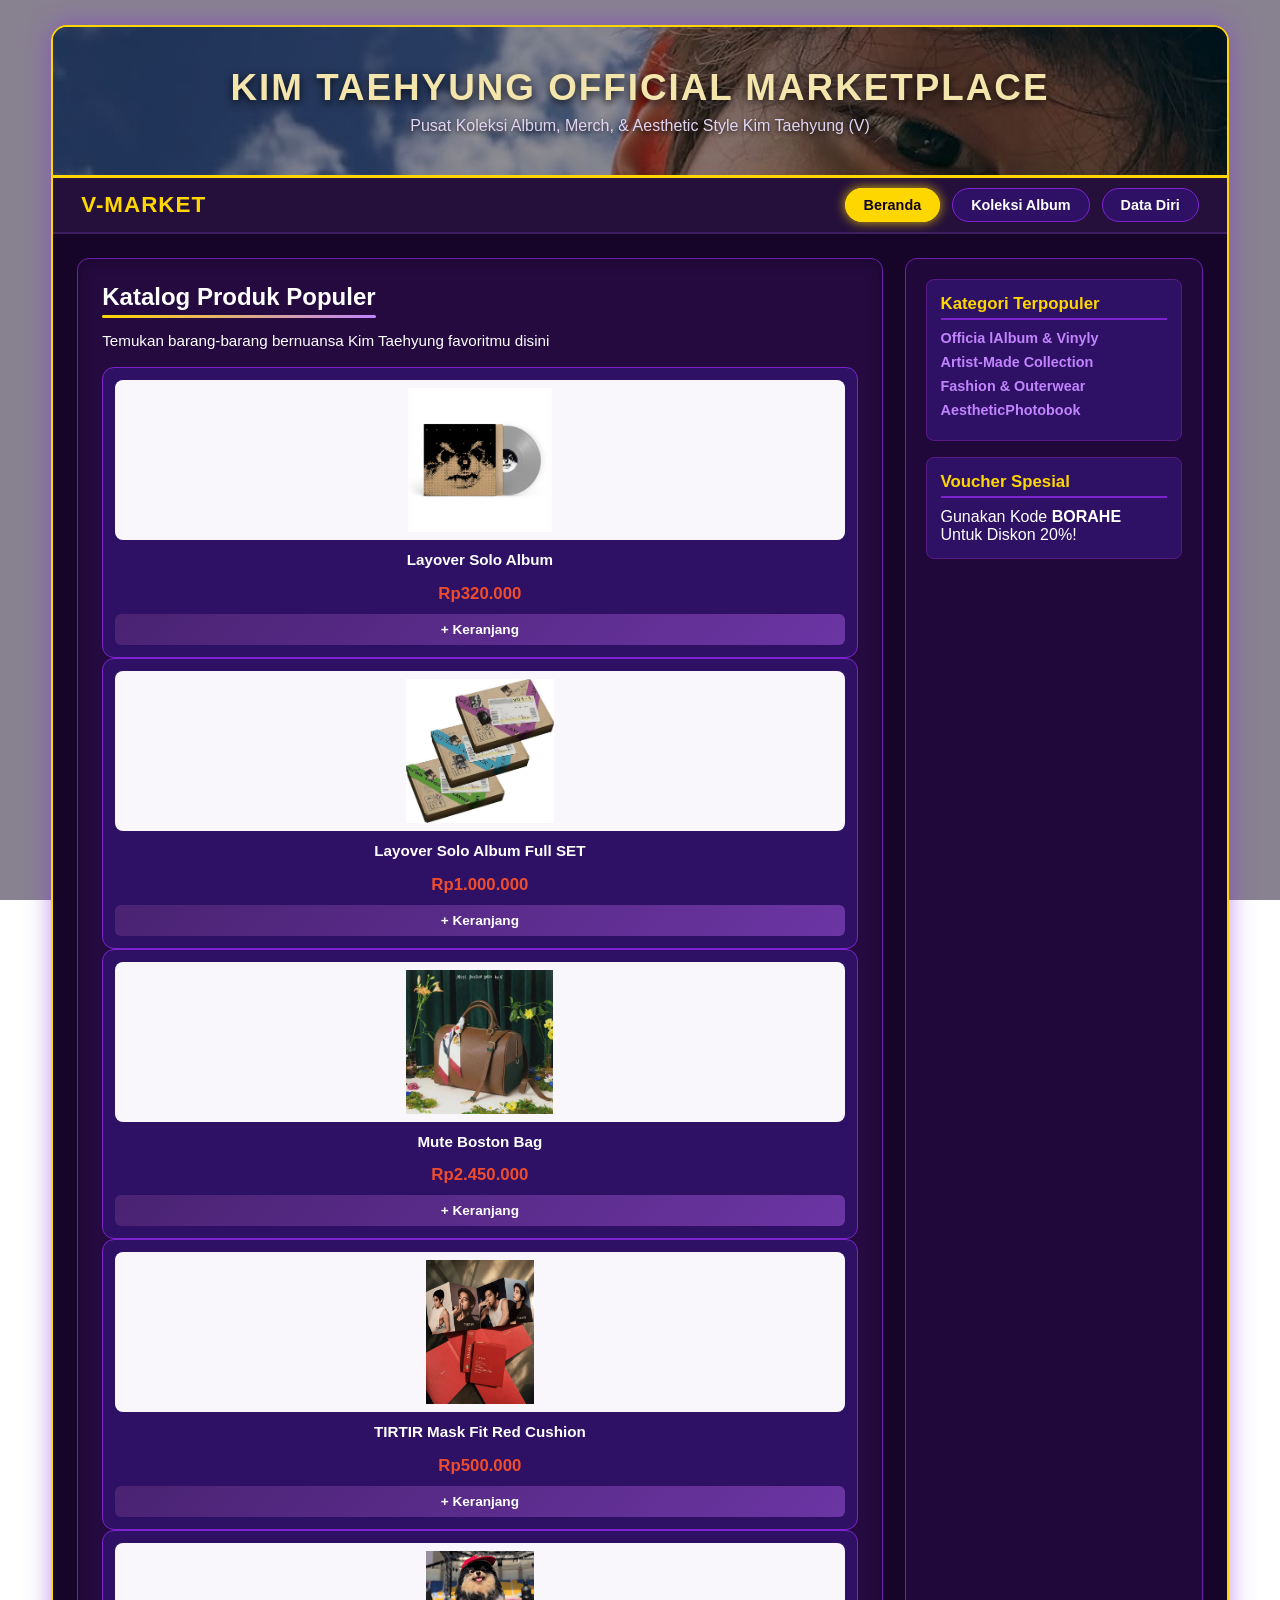
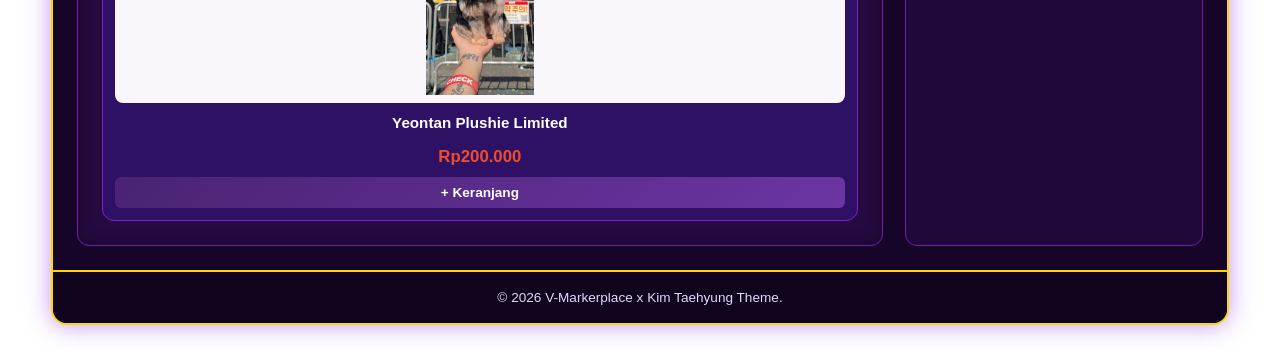
<file: pertemuan3/index.html>
<!DOCTYPE html>
<html lang="en">
<head>
    <meta charset="UTF-8">
    <meta name="viewport" content="width=device-width, initial-scale=1.0">
    <title>V-Shop</title>
    <link rel="stylesheet" href="style.css">
</head>
<body>
    <div class="container">
        <header>
            <h1>Kim Taehyung Official Marketplace</h1>
            <P> Pusat Koleksi Album, Merch, & Aesthetic Style Kim Taehyung (V)</P>
        </header>

        <nav>
            <div class="logo">V-MARKET</div>
            <div class="menu">
                <ul>
                    <li><a href="index.html" class="active">Beranda</a></li>
                    <li><a href="album.html">Koleksi Album</a></li>
                    <li><a href="biodatadiri.html">Data Diri</a></li>
                </ul>
            </div>
        </nav>

        <section>
            <article>
                <h2>Katalog Produk Populer</h2><br>
                <p>Temukan barang-barang bernuansa Kim Taehyung favoritmu disini</p><br>
                <div class="produck-grid">
                    <div class="card">
                        <img src="WhatsApp Image 2026-10-21 at 8.44.12 PM.jpeg" alt="Album Layover">
                        <h4>Layover Solo Album </h4>
                        <p class="price">Rp320.000</p>
                        <button>+ Keranjang</button>
                    </div> 
                    <div class="card">
                        <img src="WhatsApp Image 2026-10-21 at 8.59.07 PM.jpeg" alt="Album Layover">
                        <h4>Layover Solo Album Full SET</h4>
                        <p class="price">Rp1.000.000</p>
                        <button>+ Keranjang</button>
                    </div>
                    <div class="card">
                        <img src="WhatsApp Image 2026-10-21 at 8.44.11 PM (2).jpeg" alt="Boston Bag">
                        <h4>Mute Boston Bag</h4>
                        <p class="price">Rp2.450.000</p>
                        <button>+ Keranjang</button>
                    </div>
                    <div class="card">
                        <img src="WhatsApp Image 2026-10-21 at 8.44.11 PM (1).jpeg" alt="Red Cushion">
                        <h4>TIRTIR Mask Fit Red Cushion</h4>
                        <p class="price">Rp500.000</p>
                        <button>+ Keranjang</button>
                    </div>
                    <div class="card">
                        <img src="WhatsApp Image 2026-10-21 at 8.44.11 PM.jpeg" alt="Red Cushion">
                        <h4>Yeontan Plushie Limited</h4>
                        <p class="price">Rp200.000</p>
                        <button>+ Keranjang</button>
                    </div>
                </div>
            </article>

            <aside>
                <div class="aside-widget">
                    <h3>Kategori Terpopuler</h3>
                    <ul>
                        <li><a href="#"> Officia lAlbum & Vinyly</a></li>
                        <li><a href="#"> Artist-Made Collection</a></li>
                        <li><a href="#"> Fashion & Outerwear</a></li>
                        <li><a href="#"> AestheticPhotobook</a></li>
                    </ul>
                </div>
                <div class="aside-widget">
                    <h3>Voucher Spesial</h3>
                    <p>Gunakan Kode <strong> BORAHE </strong> Untuk Diskon 20%!</p>
                </div>
            </aside>
        </section>

        <footer>
            <p>&copy; 2026 V-Markerplace x Kim Taehyung Theme.</p>
        </footer>
    </div>
</body>
</html>
</file>
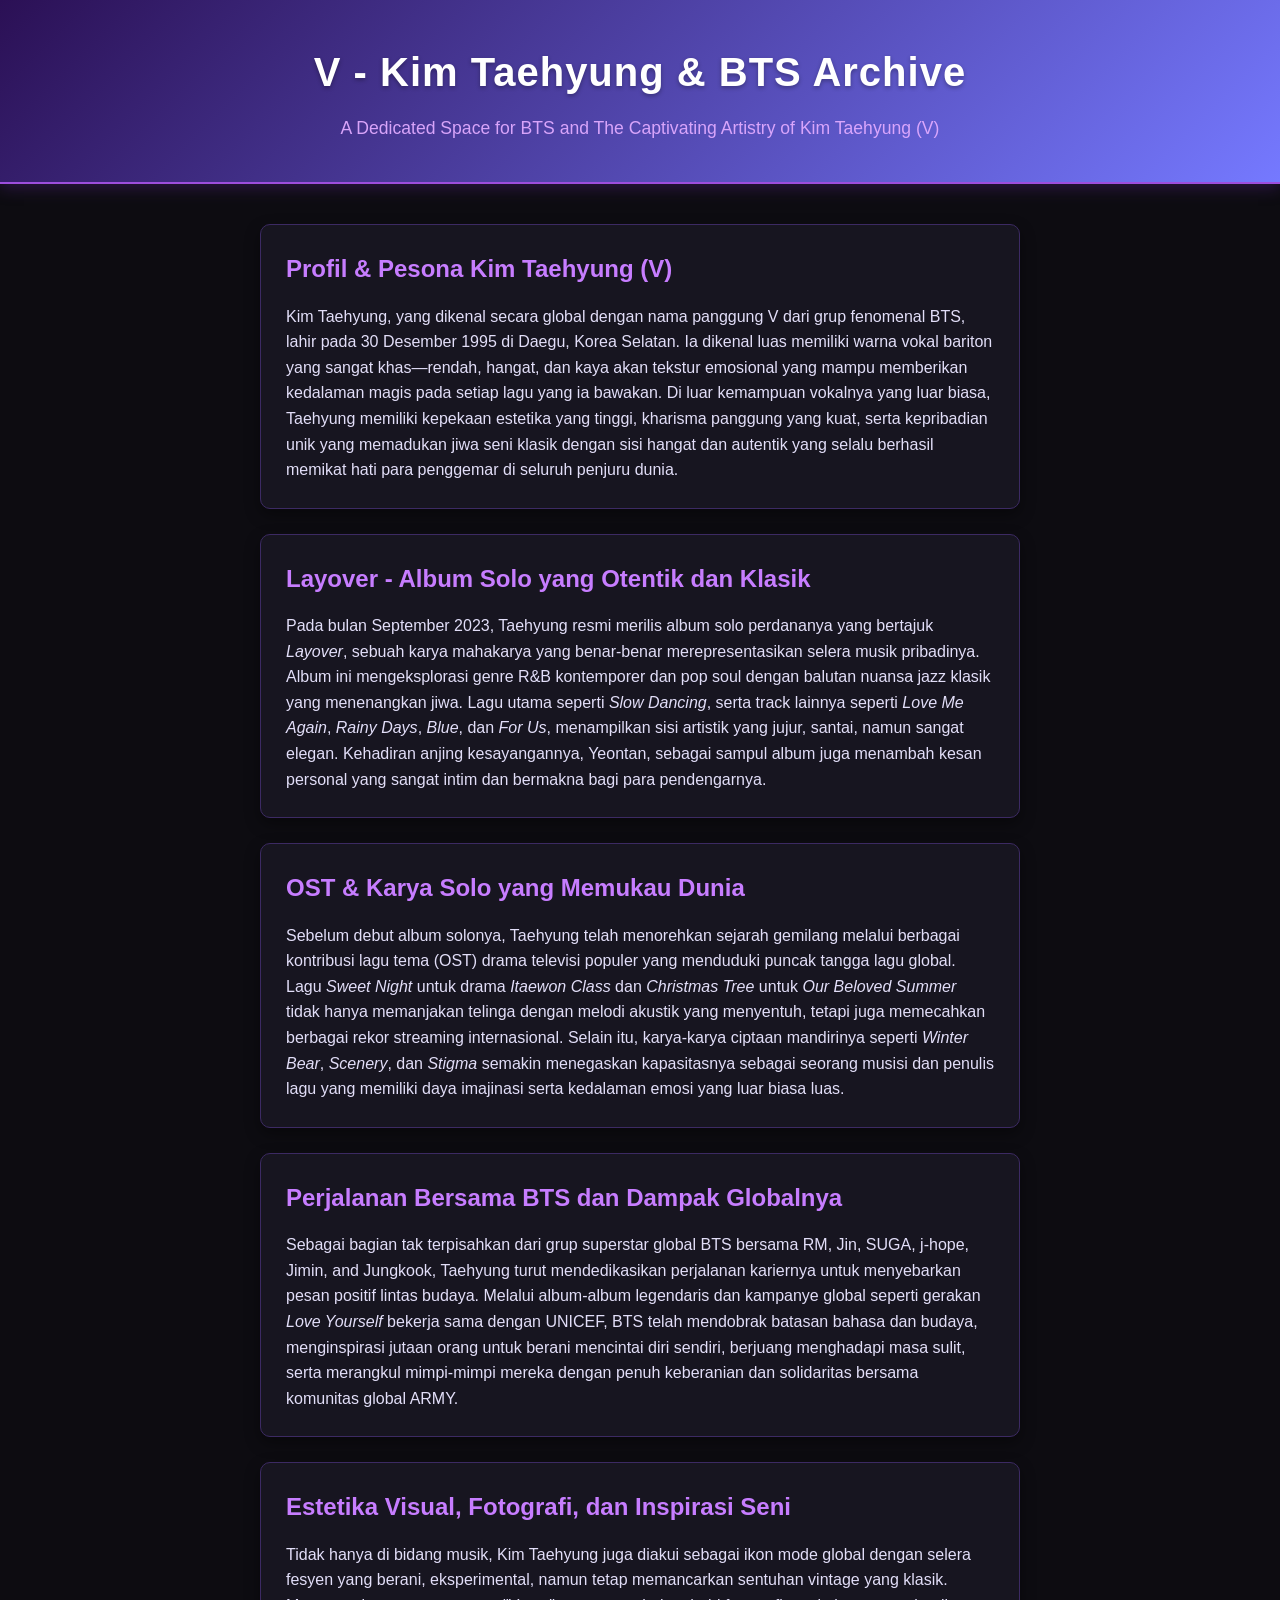
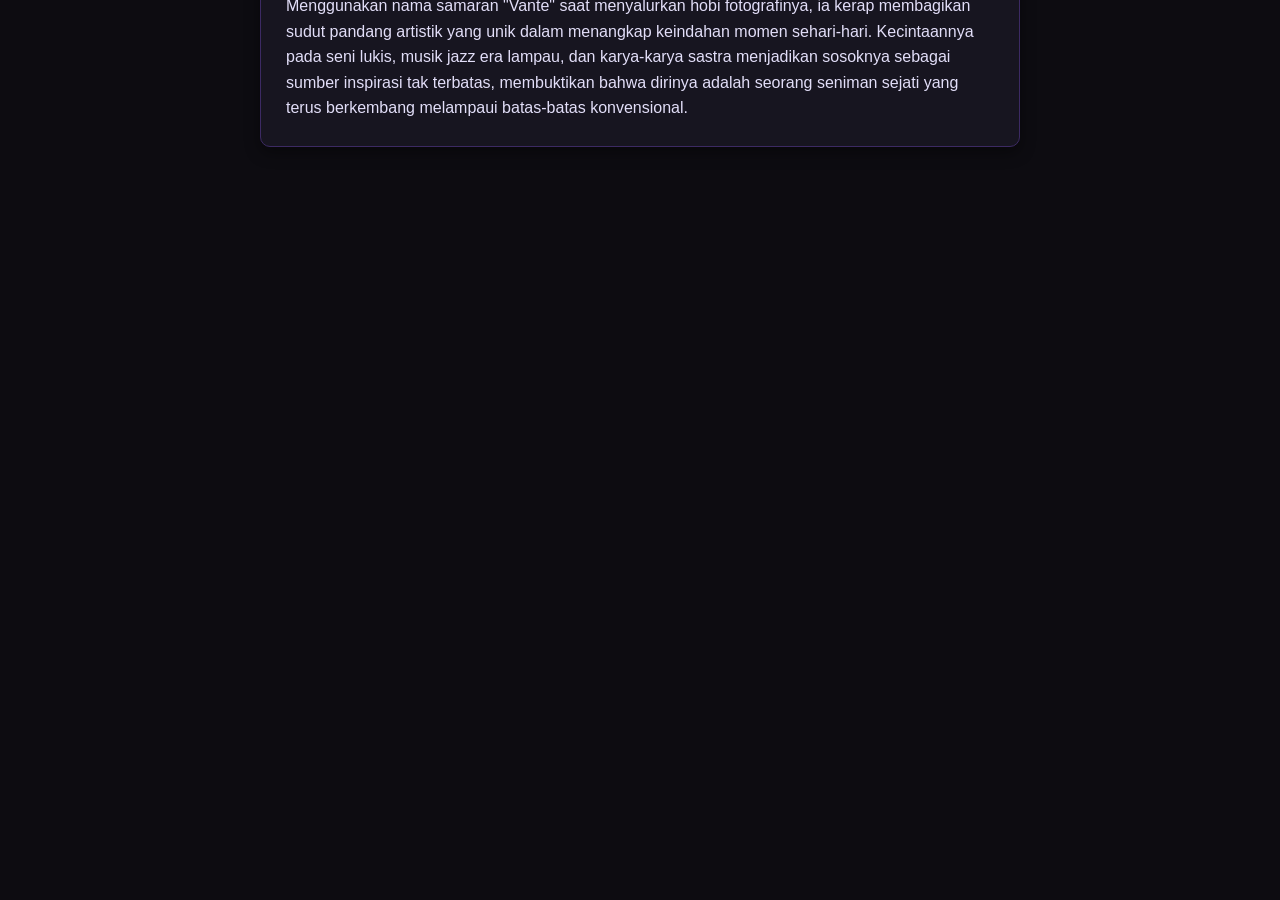
<file: pertemuan4/index.html>
<!DOCTYPE html>
<html lang="id">
<head>
    <meta charset="UTF-8">
    <meta name="viewport" content="width=device-width, initial-scale=1.0">
    <title>Latihan Scroll to Top - Kim Taehyung & BTS Space</title>
    <link rel="stylesheet" href="style.css">
</head>
<body>

    <header id="top-header">
        <h1>V - Kim Taehyung & BTS Archive</h1>
        <p>A Dedicated Space for BTS and The Captivating Artistry 
            of Kim Taehyung (V)</p>
    </header>

    <div class="container">
        <div class="card">
            <h2>Profil & Pesona Kim Taehyung (V)</h2>
            <p>Kim Taehyung, yang dikenal secara global dengan 
                nama panggung V dari grup fenomenal BTS, 
                lahir pada 30 Desember 1995 di Daegu, Korea Selatan. 
                Ia dikenal luas memiliki warna vokal bariton yang 
                sangat khas—rendah, hangat, dan kaya akan tekstur 
                emosional yang mampu memberikan kedalaman magis 
                pada setiap lagu yang ia bawakan. Di luar kemampuan 
                vokalnya yang luar biasa, Taehyung memiliki kepekaan 
                estetika yang tinggi, kharisma panggung yang kuat, 
                serta kepribadian unik yang memadukan jiwa seni 
                klasik dengan sisi hangat dan autentik yang selalu berhasil 
                memikat hati para penggemar di seluruh penjuru dunia.</p>
        </div>
        
        <div class="card">
            <h2>Layover - Album Solo yang Otentik dan Klasik</h2>
            <p>Pada bulan September 2023, Taehyung resmi merilis album solo perdananya 
                yang bertajuk <i>Layover</i>, sebuah karya mahakarya yang benar-benar 
                merepresentasikan selera musik pribadinya. Album ini mengeksplorasi 
                genre R&B kontemporer dan pop soul dengan balutan nuansa jazz klasik yang 
                menenangkan jiwa. Lagu utama seperti <i>Slow Dancing</i>, serta track lainnya seperti 
                <i>Love Me Again</i>, <i>Rainy Days</i>, <i>Blue</i>, dan <i>For Us</i>, 
                menampilkan sisi artistik yang jujur, santai, namun sangat elegan. Kehadiran anjing 
                kesayangannya, Yeontan, sebagai sampul album juga menambah kesan personal yang sangat 
                intim dan bermakna bagi para pendengarnya.</p>
        </div>

        <div class="card">
            <h2>OST & Karya Solo yang Memukau Dunia</h2>
            <p>Sebelum debut album solonya, Taehyung telah menorehkan sejarah gemilang 
                melalui berbagai kontribusi lagu tema (OST) drama televisi populer yang 
                menduduki puncak tangga lagu global. Lagu <i>Sweet Night</i> untuk drama 
                <i>Itaewon Class</i> dan <i>Christmas Tree</i> untuk <i>Our Beloved Summer</i> 
                tidak hanya memanjakan telinga dengan melodi akustik yang menyentuh, tetapi juga 
                memecahkan berbagai rekor streaming internasional. Selain itu, karya-karya ciptaan
                 mandirinya seperti <i>Winter Bear</i>, <i>Scenery</i>, dan <i>Stigma</i> semakin 
                 menegaskan kapasitasnya sebagai seorang musisi dan penulis lagu yang memiliki daya 
                 imajinasi serta kedalaman emosi yang luar biasa luas.</p>
        </div>

        <div class="card">
            <h2>Perjalanan Bersama BTS dan Dampak Globalnya</h2>
            <p>Sebagai bagian tak terpisahkan dari grup superstar global BTS bersama 
                RM, Jin, SUGA, j-hope, Jimin, and Jungkook, Taehyung turut mendedikasikan 
                perjalanan kariernya untuk menyebarkan pesan positif lintas budaya. Melalui album-album 
                legendaris dan kampanye global seperti gerakan <i>Love Yourself</i> bekerja sama dengan 
                UNICEF, BTS telah mendobrak batasan bahasa dan budaya, menginspirasi jutaan orang untuk 
                berani mencintai diri sendiri, berjuang menghadapi masa sulit, serta merangkul 
                mimpi-mimpi mereka dengan penuh keberanian dan solidaritas bersama komunitas global ARMY.
            </p>
        </div>

        <div class="card">
            <h2>Estetika Visual, Fotografi, dan Inspirasi Seni</h2>
            <p>Tidak hanya di bidang musik, Kim Taehyung juga diakui sebagai ikon mode global 
                dengan selera fesyen yang berani, eksperimental, namun tetap memancarkan sentuhan 
                vintage yang klasik. Menggunakan nama samaran "Vante" saat menyalurkan hobi fotografinya,
                 ia kerap membagikan sudut pandang artistik yang unik dalam menangkap keindahan momen 
                 sehari-hari. Kecintaannya pada seni lukis, musik jazz era lampau, dan karya-karya sastra
                  menjadikan sosoknya sebagai sumber inspirasi tak terbatas, membuktikan bahwa dirinya 
                  adalah seorang seniman sejati yang terus berkembang melampaui batas-batas konvensional.</p>
        </div>
    </div>

    <button id="backToTopBtn" title="Kembali ke atas">▲</button>

    <script src="script.js"></script>

</body>
</html>
</file>
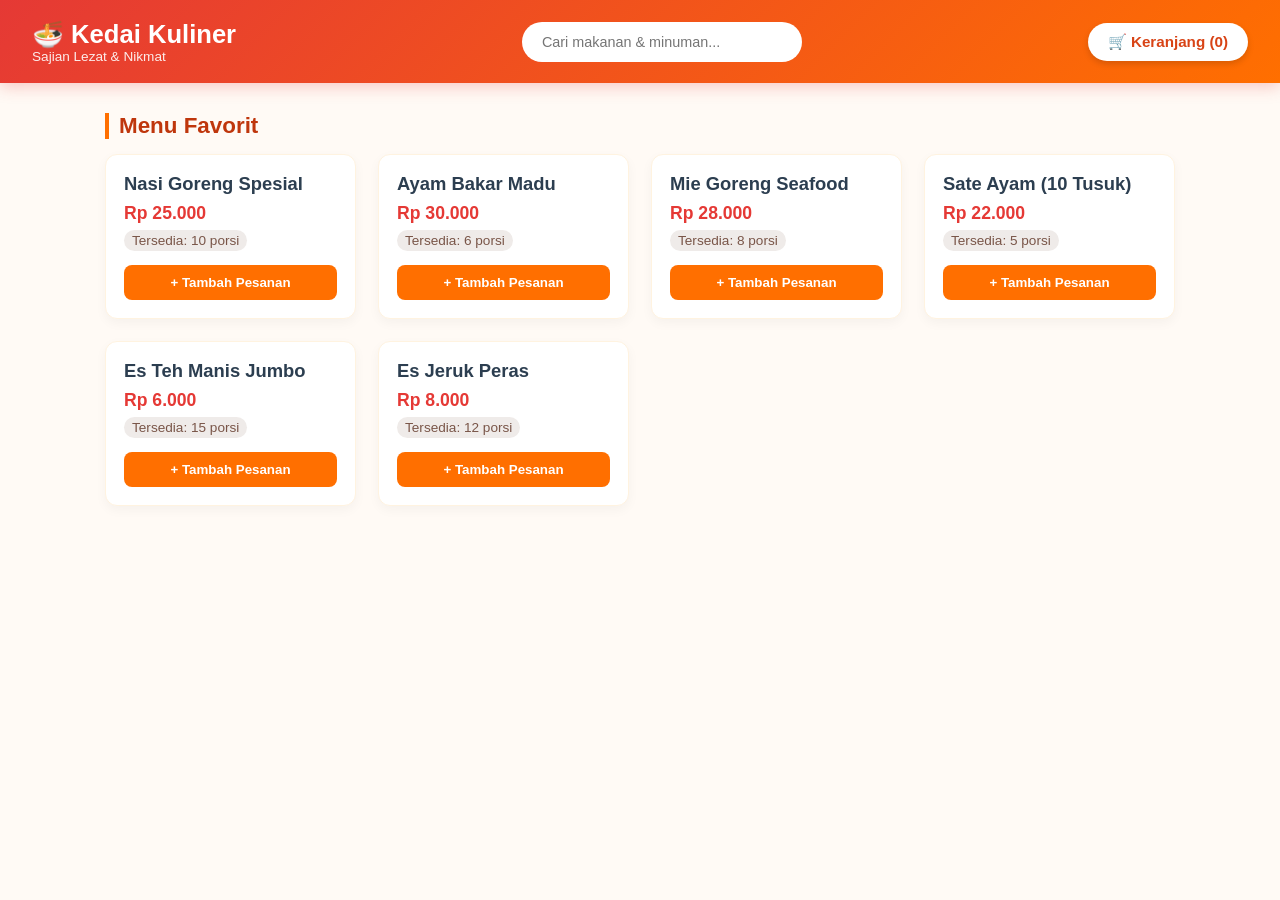
<file: pertemuan5/index.html>
<!DOCTYPE html>
<html lang="en">
<head>
    <meta charset="UTF-8">
    <meta name="viewport" content="width=device-width, initial-scale=1.0">
    <title>Kedai Kuliner Nusantara</title>
    <link rel="stylesheet" href="style.css">
    <script src="https://code.jquery.com/jquery-3.6.4.min.js"></script>
</head>
<body>

    <header>
        <div class="brand">
            <h1>🍜 Kedai Kuliner</h1>
            <p>Sajian Lezat & Nikmat</p>
        </div>
        <div class="search-container">
            <input type="text" id="search-input" placeholder="Cari makanan & minuman...">
        </div>
        <button id="toggle-cart-btn">🛒 Keranjang (<span id="cart-count">0</span>)</button>
    </header>

    <main class="container">
        <section id="cart-panel" class="cart-panel">
            <h2>Pesanan Anda</h2>
            <div id="cart-items"></div>
            <div class="cart-summary">
                <p>Total Harga: <strong>Rp <span id="cart-total">0</span></strong></p>
                <div class="cart-actions">
                    <button id="clear-cart-btn" class="btn-danger">Kosongkan Keranjang</button>
                    <button id="checkout-btn" class="btn-primary">Checkout Sekarang</button>
                </div>
            </div>
            <div id="checkout-summary" class="checkout-summary" style="display: none;"></div>
        </section>

        <section>
            <h2 class="section-title">Menu Favorit</h2>
            <div id="product-list" class="product-grid"></div>
        </section>
    </main>

    <script src="script.js"></script>
</body>
</html>
</file>
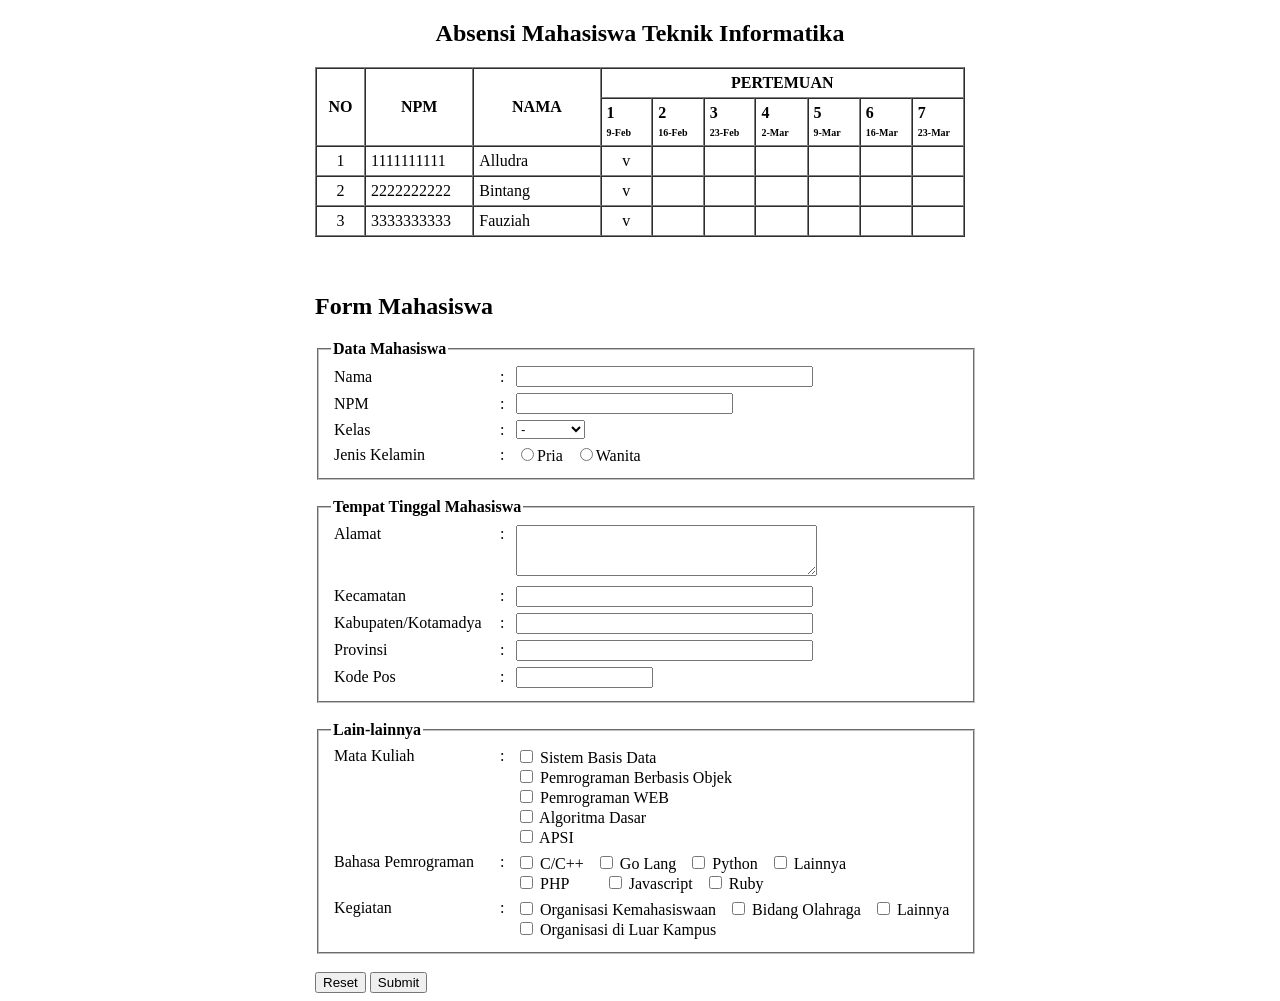
<file: pertemuan2/form&tabel.html>
<!DOCTYPE html>
<html lang="en">
<head>
    <meta charset="UTF-8">
    <meta name="viewport" content="width=device-width, initial-scale=1.0">
    <title>Absensi dan Form Mahasiswa</title>
</head>
<body>
    <div align="center">
        <div style="width: 650px; text-align: left;">

            <h2 align="center">Absensi Mahasiswa Teknik Informatika</h2>
            
            <table border="1" cellpadding="5" cellspacing="0" width="650">
                <tr>
                    <th rowspan="2" width="40" align="center" valign="middle">NO</th>
                    <th rowspan="2" width="100" align="center" valign="middle">NPM</th>
                    <th rowspan="2" width="130" align="center" valign="middle">NAMA</th>
                    <th colspan="7" align="center" valign="middle">PERTEMUAN</th>
                </tr>
                <tr>
                    <th width="45">1<br><font size="1">9-Feb</font></th>
                    <th width="45">2<br><font size="1">16-Feb</font></th>
                    <th width="45">3<br><font size="1">23-Feb</font></th>
                    <th width="45">4<br><font size="1">2-Mar</font></th>
                    <th width="45">5<br><font size="1">9-Mar</font></th>
                    <th width="45">6<br><font size="1">16-Mar</font></th>
                    <th width="45">7<br><font size="1">23-Mar</font></th>
                </tr>
                <tr>
                    <td align="center">1</td>
                    <td>1111111111</td>
                    <td>Alludra</td>
                    <td align="center">v</td>
                    <td></td>
                    <td></td>
                    <td></td>
                    <td></td>
                    <td></td>
                    <td></td>
                </tr>
                <tr>
                    <td align="center">2</td>
                    <td>2222222222</td>
                    <td>Bintang</td>
                    <td align="center">v</td>
                    <td></td>
                    <td></td>
                    <td></td>
                    <td></td>
                    <td></td>
                    <td></td>
                </tr>
                <tr>
                    <td align="center">3</td>
                    <td>3333333333</td>
                    <td>Fauziah</td>
                    <td align="center">v</td>
                    <td></td>
                    <td></td>
                    <td></td>
                    <td></td>
                    <td></td>
                    <td></td>
                </tr>
            </table>

            <br><br>

            <h2>Form Mahasiswa</h2>
            <form method="post">
              
                <fieldset style="width: 630px;">
                    <legend><b>Data Mahasiswa</b></legend>
                    <table border="0" cellpadding="3" cellspacing="0">
                        <tr>
                            <td width="160">Nama</td>
                            <td width="10">:</td>
                            <td><input type="text" name="nama" size="35"></td>
                        </tr>
                        <tr>
                            <td>NPM</td>
                            <td>:</td>
                            <td><input type="text" name="npm" size="25"></td>
                        </tr>
                        <tr>
                            <td>Kelas</td>
                            <td>:</td>
                            <td>
                                <select name="kelas">
                                    <option value="">-</option>
                                    <option value="A">Kelas A</option>
                                    <option value="B">Kelas B</option>
                                    <option value="C">Kelas C</option>
                                    <option value="D">Kelas D</option>
                                </select>
                            </td>
                        </tr>
                        <tr>
                            <td>Jenis Kelamin</td>
                            <td>:</td>
                            <td>
                                <input type="radio" name="jk" value="pria">Pria &nbsp;
                                <input type="radio" name="jk" value="wanita">Wanita
                            </td>
                        </tr>
                    </table>
                </fieldset>

                <br>

                <fieldset style="width: 630px;">
                    <legend><b>Tempat Tinggal Mahasiswa</b></legend>
                    <table border="0" cellpadding="3" cellspacing="0">
                        <tr>
                            <td width="160" valign="top">Alamat</td>
                            <td width="10" valign="top">:</td>
                            <td><textarea name="alamat" rows="3" cols="35"></textarea></td>
                        </tr>
                        <tr>
                            <td>Kecamatan</td>
                            <td>:</td>
                            <td><input type="text" name="kecamatan" size="35"></td>
                        </tr>
                        <tr>
                            <td>Kabupaten/Kotamadya</td>
                            <td>:</td>
                            <td><input type="text" name="kabupaten" size="35"></td>
                        </tr>
                        <tr>
                            <td>Provinsi</td>
                            <td>:</td>
                            <td><input type="text" name="provinsi" size="35"></td>
                        </tr>
                        <tr>
                            <td>Kode Pos</td>
                            <td>:</td>
                            <td><input type="text" name="kode_pos" size="15"></td>
                        </tr>
                    </table>
                </fieldset>

                <br>

                <fieldset style="width: 630px;">
                    <legend><b>Lain-lainnya</b></legend>
                    <table border="0" cellpadding="3" cellspacing="0">
                        <tr>
                            <td width="160" valign="top">Mata Kuliah</td>
                            <td width="10" valign="top">:</td>
                            <td>
                                <input type="checkbox" name="matkul[]" value="SBD"> Sistem Basis Data <br>
                                <input type="checkbox" name="matkul[]" value="PBO"> Pemrograman Berbasis Objek <br>
                                <input type="checkbox" name="matkul[]" value="WEB"> Pemrograman WEB <br>
                                <input type="checkbox" name="matkul[]" value="ALPEMDAS"> Algoritma Dasar <br>
                                <input type="checkbox" name="matkul[]" value="APSI"> APSI
                            </td>
                        </tr>
                        <tr>
                            <td valign="top">Bahasa Pemrograman</td>
                            <td valign="top">:</td>
                            <td>
                                <input type="checkbox" name="bahasa[]" value="C/C++"> C/C++ &nbsp;
                                <input type="checkbox" name="bahasa[]" value="Go Lang"> Go Lang &nbsp;
                                <input type="checkbox" name="bahasa[]" value="Python"> Python &nbsp;
                                <input type="checkbox" name="bahasa[]" value="Lainnya"> Lainnya <br>
                                <input type="checkbox" name="bahasa[]" value="PHP"> PHP &nbsp;&nbsp;&nbsp;&nbsp;&nbsp;&nbsp;&nbsp;
                                <input type="checkbox" name="bahasa[]" value="Javascript"> Javascript &nbsp;
                                <input type="checkbox" name="bahasa[]" value="Ruby"> Ruby
                            </td>
                        </tr>
                        <tr>
                            <td valign="top">Kegiatan</td>
                            <td valign="top">:</td>
                            <td>
                                <input type="checkbox" name="kegiatan[]" value="Organisasi Kemahasiswaan"> Organisasi Kemahasiswaan &nbsp;
                                <input type="checkbox" name="kegiatan[]" value="Bidang Olahraga"> Bidang Olahraga &nbsp;
                                <input type="checkbox" name="kegiatan[]" value="Lainnya"> Lainnya <br>
                                <input type="checkbox" name="kegiatan[]" value="Organisasi di Luar Kampus"> Organisasi di Luar Kampus
                            </td>
                        </tr>
                    </table>
                </fieldset>

                <br>

                <div>
                    <input type="reset" value="Reset">
                    <input type="submit" value="Submit">
                </div>
            </form>
        </div>
    </div>
</body>
</html>
</file>
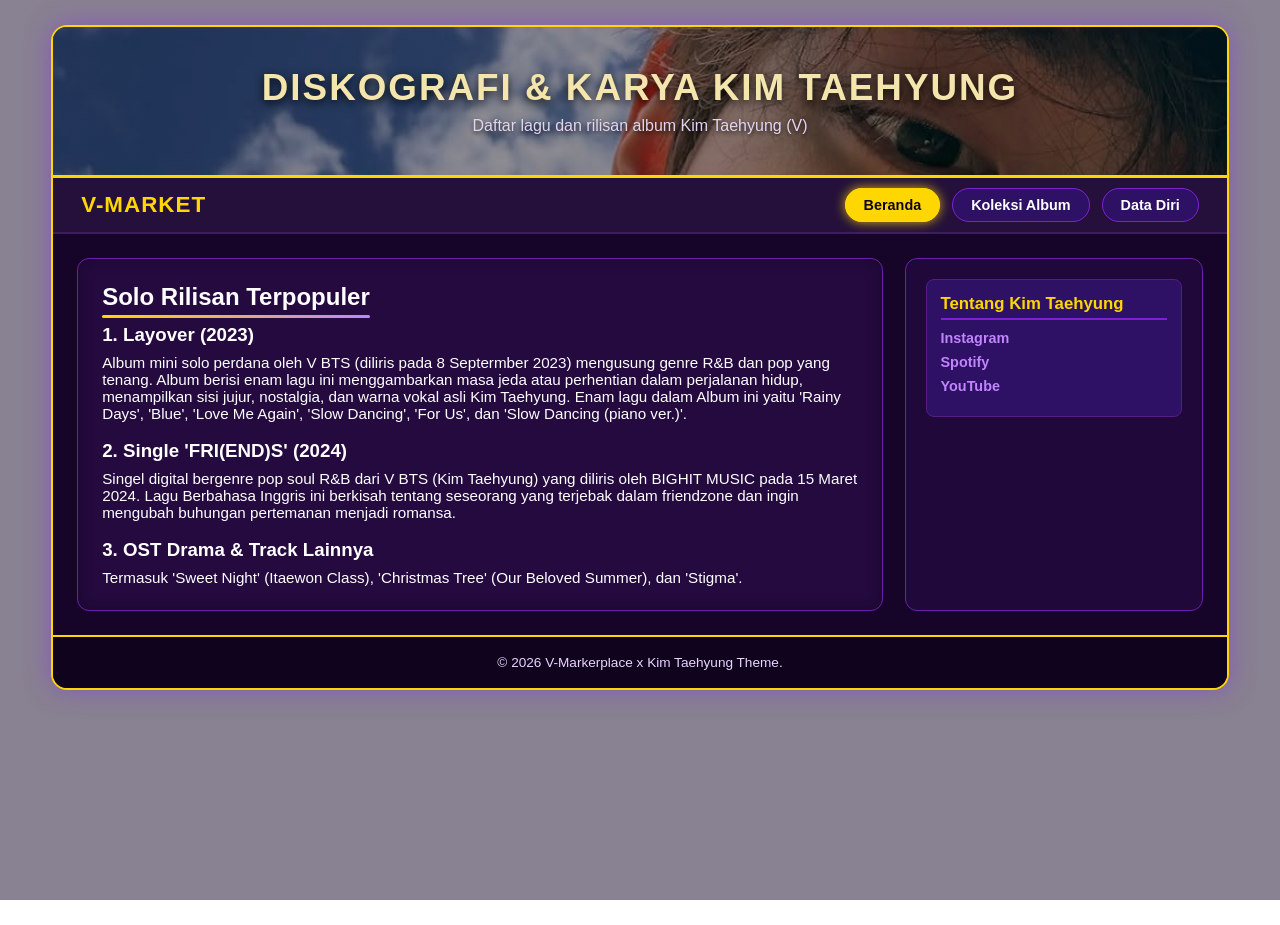
<file: pertemuan3/album.html>
<!DOCTYPE html>
<html lang="en">
<head>
    <meta charset="UTF-8">
    <meta name="viewport" content="width=device-width, initial-scale=1.0">
    <title>Koleksi Album | V-SHOP </title>
    <link rel="stylesheet" href="style.css">
</head>
<body>
    <div class="container">
        <header>
            <h1>Diskografi & Karya Kim Taehyung</h1>
            <p>Daftar lagu dan rilisan album Kim Taehyung (V)</p>
        </header>

        <nav>
            <div class="logo">V-MARKET</div>
            <div class="menu">
                <ul>
                    <li><a href="index.html" class="active">Beranda</a></li>
                    <li><a href="album.html">Koleksi Album</a></li>
                    <li><a href="biodatadiri.html">Data Diri</a></li>
                </ul>
            </div>
        </nav>

        <section>
            <article>
                <h2>Solo Rilisan Terpopuler</h2>
                <br>
                <h3>1. Layover (2023)</h3>
                <p>Album mini solo perdana oleh V BTS (diliris pada 8 Septermber 2023)
                    mengusung genre R&B dan pop yang tenang. Album berisi enam lagu ini
                    menggambarkan masa jeda atau perhentian dalam perjalanan hidup,
                    menampilkan sisi jujur, nostalgia, dan warna vokal asli Kim Taehyung.
                    Enam lagu dalam Album ini yaitu 'Rainy Days', 'Blue', 'Love Me Again',
                    'Slow Dancing', 'For Us', dan 'Slow Dancing (piano ver.)'.
                </p><br>
                <h3>2. Single 'FRI(END)S' (2024)</h3>
                <p>Singel digital bergenre pop soul R&B dari V BTS (Kim Taehyung)
                    yang diliris oleh BIGHIT MUSIC pada 15 Maret 2024. Lagu Berbahasa
                    Inggris ini berkisah tentang seseorang yang terjebak dalam friendzone 
                    dan ingin mengubah buhungan pertemanan menjadi romansa.
                </p><br>
                <h3>3. OST Drama & Track Lainnya</h3>
                <p>Termasuk 'Sweet Night' (Itaewon Class), 
                'Christmas Tree' (Our Beloved Summer), dan 'Stigma'.</p>
            </article>

            <aside>
                <div class="aside-widget">
                    <h3>Tentang Kim Taehyung</h3>
                    <ul>
                        <li><a href="https://www.instagram.com/thv/">Instagram </a></li>
                        <li><a href="https://open.spotify.com/intl-id/artist/3Nrfpe0tUJi4K4DXYWgMUX?si=yauGsNN6Q4ivylmcpF7kPw&utm_source=copy-link&nd=1&dlsi=4a5bc7dd2d5640f3">Spotify</a></li>
                        <li><a href="https://www.youtube.com/@HYBELABELS">YouTube</a></li>
                    </ul>
                </div>
            </aside>
        </section>

        <footer>
            <p>&copy; 2026 V-Markerplace x Kim Taehyung Theme.</p>
        </footer>
    </div>
</body>
</html>
</file>
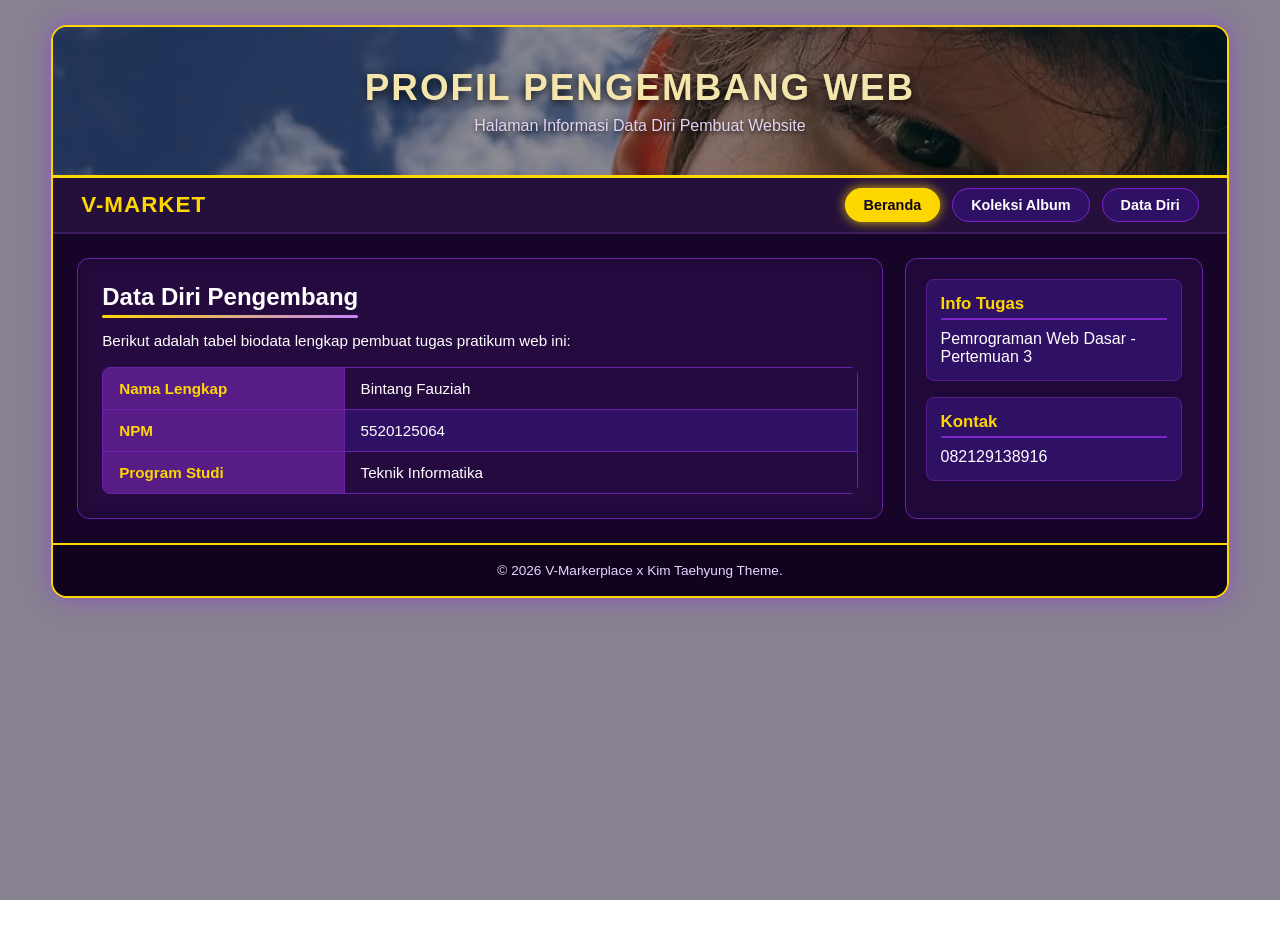
<file: pertemuan3/biodatadiri.html>
<!DOCTYPE html>
<html lang="en">
<head>
    <meta charset="UTF-8">
    <meta name="viewport" content="width=device-width, initial-scale=1.0">
    <title>Data Diri | V-Shop</title>
    <link rel="stylesheet" href="style.css">
</head>
<body>
    <div class="container">

        <header>
            <h1>Profil Pengembang Web</h1>
            <p>Halaman Informasi Data Diri Pembuat Website</p>
        </header>

       <nav>
            <div class="logo">V-MARKET</div>
            <div class="menu">
                <ul>
                    <li><a href="index.html" class="active">Beranda</a></li>
                    <li><a href="album.html">Koleksi Album</a></li>
                    <li><a href="biodatadiri.html">Data Diri</a></li>
                </ul>
            </div>
        </nav>

        <section>
            <article>
                <h2>Data Diri Pengembang</h2>
                <p>Berikut adalah tabel biodata lengkap pembuat tugas pratikum web ini:</p>
                
                <table class="bio-table">
                    <tr>
                        <th>Nama Lengkap</th>
                        <td>Bintang Fauziah</td>
                    </tr>
                    <tr>
                        <th>NPM</th>
                        <td>5520125064</td>
                    </tr>
                    <tr>
                        <th>Program Studi</th>
                        <td>Teknik Informatika</td>
                    </tr>
                </table>
            </article>

            <aside>
                <div class="aside-widget">
                    <h3>Info Tugas</h3>
                    <p>Pemrograman Web Dasar - Pertemuan 3</p>
                </div>
                <div class="aside-widget">
                    <h3>Kontak</h3>
                    <p>082129138916</p>
                </div>
            </aside>
        </section>

        <footer>
            <p>&copy; 2026 V-Markerplace x Kim Taehyung Theme.</p>
        </footer>
    </div>
</body>
</html>
</file>
<file: pertemuan3/style.css>
* {
    margin: 0;
    padding: 0;
    box-sizing: border-box;
    font-family: 'Segoe UI', Roboto, -apple-system, BlinkMacSystemFont, sans-serif;
}

body {
    background-image: linear-gradient(rgba(18, 5, 36, 0.5), rgba(18, 5, 36, 0.5)); 
    background-size: cover; 
    background-position: center center; 
    background-repeat: no-repeat; 
    background-attachment: fixed; 
    image-rendering: -webkit-optimize-contrast;
    min-height: 100vh;
    color: #ffffff;
}

.container {
    width: 92%;
    max-width: 1200px;
    margin: 25px auto;
    border: 2px solid #ffd700; 
    box-shadow: 0 0 25px rgba(138, 43, 226, 0.5); 
    border-radius: 16px;
    overflow: hidden;
    background-color: #1a082e;
}

header {
    background: linear-gradient(rgba(0, 0, 0, 0.4), rgba(0, 0, 0, 0.4)), url('WhatsApp Image 2026-10-21 at 3.18.43 PM (1).jpeg');
    background-size: cover;        
    background-position: center;   
    background-repeat: no-repeat;
    color: #ffffff;               
    text-align: center;
    padding: 40px 20px;           
    border-bottom: 3px solid #ffd700; 
}

header h1 {
    font-size: 2.3rem;
    font-weight: 800;
    letter-spacing: 2px;
    text-transform: uppercase;
    color: #f3e5ab; 
    text-shadow: 0 3px 8px rgba(0, 0, 0, 0.8);
}

header p {
    font-size: 1rem;
    color: #e2d5f3;
    margin-top: 8px;
    text-shadow: 0 2px 4px rgba(0, 0, 0, 0.7);
}

nav {
    background-color: #24103a;
    display: flex;
    justify-content: space-between;
    align-items: center;
    padding: 14px 28px;
    border-bottom: 2px solid #3c1e5e;
}

.logo {
    font-size: 1.4rem;
    font-weight: 800;
    color: #ffd700;
    text-decoration: none;
    letter-spacing: 1px;
}

.menu ul {
    list-style: none;
    display: flex;
    gap: 12px;
}

.menu a {
    color: #ffffff;
    text-decoration: none;
    padding: 8px 18px;
    border-radius: 20px;
    font-weight: 600;
    font-size: 0.9rem;
    background-color: #2e1065;
    border: 1px solid #7e22ce;
    transition: all 0.3s ease;
}

.menu a:hover, .menu a.active {
    background-color: #ffd700;
    color: #0f031e;
    font-weight: 700;
    box-shadow: 0 0 12px rgba(255, 215, 0, 0.8);
    border-color: #ffd700;
}

section {
    display: grid;
    grid-template-columns: 2.7fr 1fr;
    gap: 22px;
    padding: 24px;
    background-color: #160429;
}

article {
    background-color: #240a3f; 
    padding: 24px;
    border-radius: 12px;
    border: 1px solid #6b21a8;
    box-shadow: inset 0 0 15px rgba(0, 0, 0, 0.3);
}

article h2 {
    color: #ffffff;
    font-size: 1.5rem;
    margin-bottom: 6px;
    display: inline-block;
}

article h2::after {
    content: '';
    display: block;
    width: 100%;
    height: 3px;
    background: linear-gradient(90deg, #ffd700, #c084fc);
    margin-top: 4px;
    border-radius: 2px;
}

article p {
    font-size: 0.95rem;
    margin-top: 8px;
}

.product-grid {
    display: grid;
    grid-template-columns: repeat(auto-fill, minmax(180px, 1fr));
    gap: 16px;
    margin-top: 20px;
}

.card {
    background-color: #2e1065;
    border: 1px solid #7e22ce;
    border-radius: 12px;
    padding: 12px;
    text-align: center;
    display: flex;
    flex-direction: column;
    justify-content: space-between;
    transition: all 0.3s ease;
}

.card:hover {
    transform: translateY(-6px);
    box-shadow: 0 0 20px rgba(168, 85, 247, 0.6); 
    border-color: #ffd700;
}

.card img {
    width: 100%;
    height: 160px;
    object-fit: contain;
    background-color: #faf7fc;
    border-radius: 8px;
    padding: 8px;
    margin-bottom: 10px;
}

.card h4 {
    font-size: 0.92rem;
    color: #222;
    font-weight: 600;
    margin-bottom: 6px;
    line-height: 1.3;
}

.card h4 {
    font-size: 0.95rem;
    color: #ffffff;
    font-weight: 600;
    margin-bottom: 6px;
}

.card .price {
    color: #ee4d2d; 
    font-size: 1.05rem;
    font-weight: 700;
    margin-bottom: 10px;
}

.card button {
    background: linear-gradient(135deg, #4a2373, #6b35a3);
    color: #ffffff;
    border: none;
    padding: 8px 0;
    border-radius: 6px;
    font-size: 0.85rem;
    font-weight: 600;
    cursor: pointer;
    transition: background 0.2s ease;
}

.card button:hover {
    background: linear-gradient(135deg, #a855f7, #c084fc);
    color: #0f031e;
    box-shadow: 0 0 12px rgba(168, 85, 247, 0.8);
}

.bio-table {
    width: 100%;
    border-collapse: collapse;
    margin-top: 18px;
    border-radius: 8px;
    overflow: hidden;
}

.bio-table th, .bio-table td {
    padding: 12px 16px;
    border: 1px solid #6b21a8;
    text-align: left;
    font-size: 0.95rem;
}

.bio-table th {
    background-color: #581c87;
    color: #ffd700;
    width: 32%;
}

.bio-table td {
    color: #ffffff;
}

.bio-table tr:nth-child(even) {
    background-color: #2e1065;
}
aside {
    background-color: #20083b;
    padding: 20px;
    border-radius: 12px;
    border: 1px solid #6b21a8;
}

aside h3 {
    color: #ffd700;
    font-size: 1.05rem;
    margin-bottom: 10px;
    border-bottom: 2px solid #7e22ce;
    padding-bottom: 4px;
}

.aside-widget {
    background: #2e1065;
    padding: 14px;
    border-radius: 8px;
    border: 1px solid #581c87;
    margin-bottom: 16px;
}

.aside-widget ul {
    list-style-type: none;
    padding-left: 0;
}

.aside-widget li {
    margin-bottom: 8px;
    font-size: 0.9rem;
}

.aside-widget a {
    color: #c084fc;
    text-decoration: none;
    font-weight: 600;
    transition: color 0.2s;
}

.aside-widget a:hover {
    color: #ffd700;
    text-shadow: 0 0 5px rgba(255, 215, 0, 0.6);
}

footer {
    background-color: #0f031e;
    color: #e9d5ff;
    text-align: center;
    padding: 18px;
    font-size: 0.85rem;
    border-top: 2px solid #ffd700;;
}

@media (max-width: 768px) {
    section {
        grid-template-columns: 1fr;
    }
    nav {
        flex-direction: column;
        gap: 12px
    }
}
</file>
<file: pertemuan4/style.css>
* {
    margin: 0;
    padding: 0;
    box-sizing: border-box;
}

body {
    font-family: 'Segoe UI', Tahoma, Geneva, Verdana, sans-serif;
    background-color: #0d0c11; 
    color: #e2def8; 
    line-height: 1.6;
    min-height: 2500px; 
}

header {
    background: linear-gradient(135deg, #2b1055, #7579ff); 
    color: white;
    padding: 40px 20px;
    text-align: center;
    box-shadow: 0 4px 15px rgba(85, 37, 139, 0.4);
    border-bottom: 2px solid #9d4edd;
}

header h1 {
    font-size: 2.5rem;
    margin-bottom: 10px;
    letter-spacing: 1px;
    text-shadow: 0 2px 4px rgba(0, 0, 0, 0.3);
}

header p {
    font-size: 1.1rem;
    opacity: 0.95;
    color: #e0aaff;
}

.container {
    max-width: 800px;
    margin: 40px auto;
    padding: 0 20px;
}

.card {
    background-color: #171520; 
    border: 1px solid #3c2a63;
    border-radius: 10px;
    padding: 25px;
    margin-bottom: 25px;
    box-shadow: 0 6px 15px rgba(0, 0, 0, 0.4);
    transition: transform 0.2s ease, border-color 0.2s ease;
}

.card:hover {
    border-color: #9d4edd;
    transform: translateY(-2px);
}

.card h2 {
    color: #c77dff;
    margin-bottom: 15px;
}

#backToTopBtn {
    position: fixed;
    bottom: 30px;
    right: 30px;
    z-index: 99;
    background-color: #7b2cbf; 
    color: white;
    border: none;
    outline: none;
    width: 50px;
    height: 50px;
    border-radius: 50%;
    font-size: 20px;
    cursor: pointer;
    box-shadow: 0 4px 15px rgba(123, 44, 191, 0.5);
    opacity: 1.0;
    visibility: hidden;
    transition: opacity 0.3s ease, visibility 0.3s ease, transform 0.2s ease, background-color 0.2s ease;
}

#backToTopBtn:hover {
    opacity: 1;
    background-color: #9d4edd;
    transform: translateY(-4px);
    box-shadow: 0 6px 20px rgba(157, 78, 221, 0.7);
}

#backToTopBtn.show {
    visibility: visible;
}
</file>
<file: pertemuan5/style.css>
* {
    box-sizing: border-box;
    margin: 0;
    padding: 0;
    font-family: 'Poppins', 'Segoe UI', sans-serif;
}
body {
    background-color: #fffaf5;
    color: #333;
}
header {
    background: linear-gradient(135deg, #e53935, #ff6f00);
    color: #fff;
    padding: 1.2rem 2rem;
    display: flex;
    justify-content: space-between;
    align-items: center;
    flex-wrap: wrap;
    gap: 15px;
    box-shadow: 0 4px 15px rgba(229, 57, 53, 0.25);
}
.brand h1 {
    font-size: 1.6rem;
    font-weight: 700;
}
.brand p {
    font-size: 0.85rem;
    opacity: 0.9;
}
header input[type="text"] {
    padding: 10px 18px;
    border-radius: 25px;
    border: 2px solid transparent;
    outline: none;
    width: 280px;
    font-size: 0.9rem;
    transition: all 0.3s ease;
}
header input[type="text"]:focus {
    border-color: #ffe082;
    box-shadow: 0 0 8px rgba(255, 255, 255, 0.5);
}
#toggle-cart-btn {
    background-color: #fff;
    color: #d84315;
    border: none;
    padding: 10px 20px;
    border-radius: 25px;
    cursor: pointer;
    font-weight: bold;
    font-size: 0.95rem;
    box-shadow: 0 3px 6px rgba(0,0,0,0.15);
    transition: transform 0.2s, background-color 0.2s;
}
#toggle-cart-btn:hover {
    background-color: #fff3e0;
    transform: scale(1.03);
}
.container {
    max-width: 1100px;
    margin: 30px auto;
    padding: 0 15px;
}
.section-title {
    font-size: 1.4rem;
    color: #bf360c;
    margin-bottom: 15px;
    border-left: 4px solid #ff6f00;
    padding-left: 10px;
}
.cart-panel {
    background: #ffffff;
    border: 1px solid #ffe0b2;
    border-radius: 12px;
    padding: 20px;
    margin-bottom: 30px;
    box-shadow: 0 6px 18px rgba(255, 111, 0, 0.1);
    display: none;
}
.cart-panel h2 {
    color: #d84315;
    margin-bottom: 15px;
    font-size: 1.2rem;
}
.cart-item {
    display: flex;
    justify-content: space-between;
    align-items: center;
    padding: 12px 0;
    border-bottom: 1px dashed #ffe0b2;
}
.cart-summary {
    margin-top: 20px;
    padding-top: 15px;
    display: flex;
    justify-content: space-between;
    align-items: center;
    flex-wrap: wrap;
    gap: 10px;
    font-size: 1.05rem;
}
.cart-summary strong {
    color: #e53935;
}
.cart-actions {
    display: flex;
    gap: 10px;
}
.product-grid {
    display: grid;
    grid-template-columns: repeat(auto-fill, minmax(240px, 1fr));
    gap: 22px;
    margin-top: 15px;
}
.product-card {
    background: #fff;
    border-radius: 12px;
    padding: 18px;
    border: 1px solid #fff3e0;
    box-shadow: 0 4px 12px rgba(0, 0, 0, 0.04);
    display: flex;
    flex-direction: column;
    justify-content: space-between;
    transition: transform 0.25s, box-shadow 0.25s;
}
.product-card:hover {
    transform: translateY(-5px);
    box-shadow: 0 8px 20px rgba(229, 57, 53, 0.12);
}
.product-card h3 {
    font-size: 1.15rem;
    color: #2c3e50;
    margin-bottom: 8px;
}
.product-card .price {
    color: #e53935;
    font-weight: 700;
    font-size: 1.1rem;
    margin-bottom: 6px;
}
.product-card .stock {
    font-size: 0.85rem;
    color: #795548;
    background-color: #efebe9;
    padding: 3px 8px;
    border-radius: 12px;
    width: fit-content;
    margin-bottom: 14px;
}
button {
    cursor: pointer;
    border: none;
    border-radius: 8px;
    padding: 10px 14px;
    font-weight: 600;
    transition: background-color 0.2s, transform 0.1s;
}
button:active {
    transform: scale(0.98);
}
.btn-primary {
    background-color: #ff6f00;
    color: #fff;
}
.btn-primary:hover {
    background-color: #e65100;
}
.btn-danger {
    background-color: #ef5350;
    color: #fff;
}
.btn-danger:hover {
    background-color: #d32f2f;
}
.checkout-summary {
    margin-top: 20px;
    padding: 18px;
    background: #f1f8e9;
    border: 1px solid #c8e6c9;
    border-radius: 10px;
    color: #2e7d32;
}
.checkout-summary h3 {
    margin-bottom: 10px;
}
.checkout-summary ul {
    margin: 10px 0 10px 20px;
}
</file>
